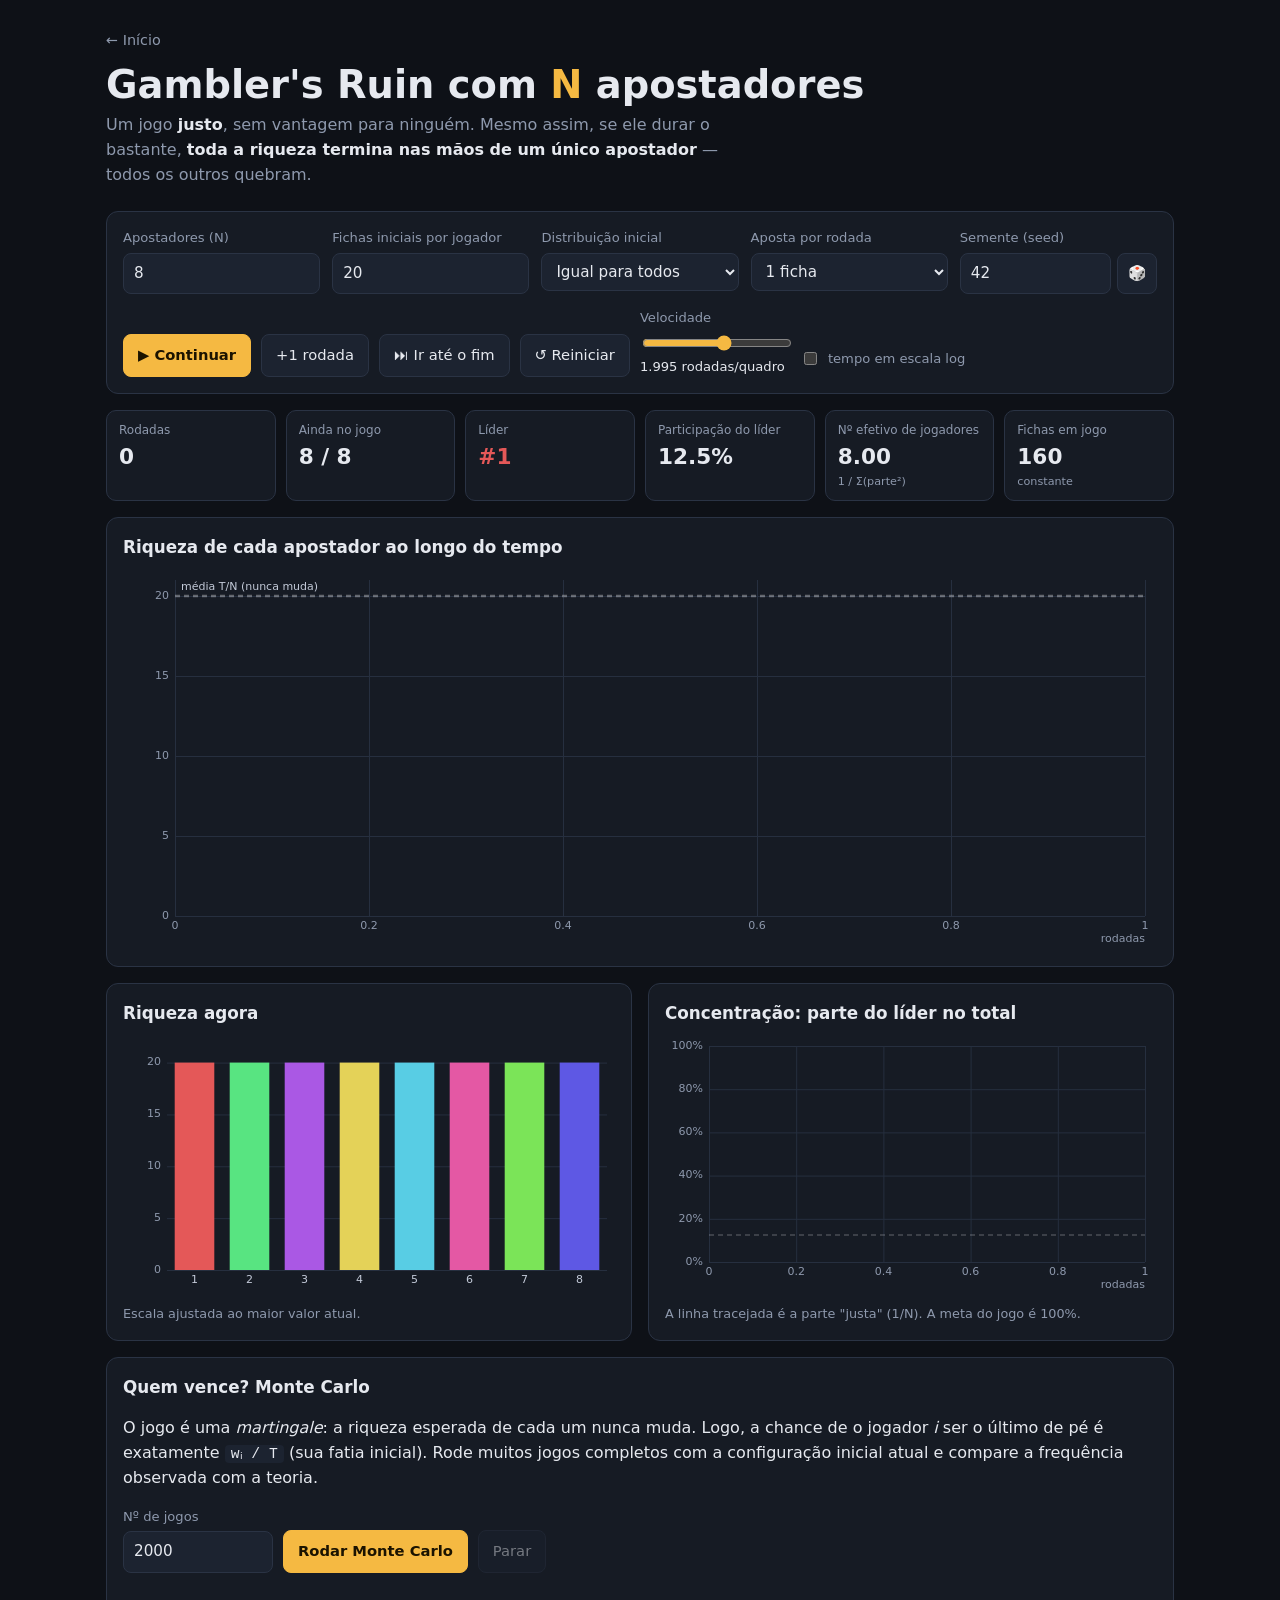
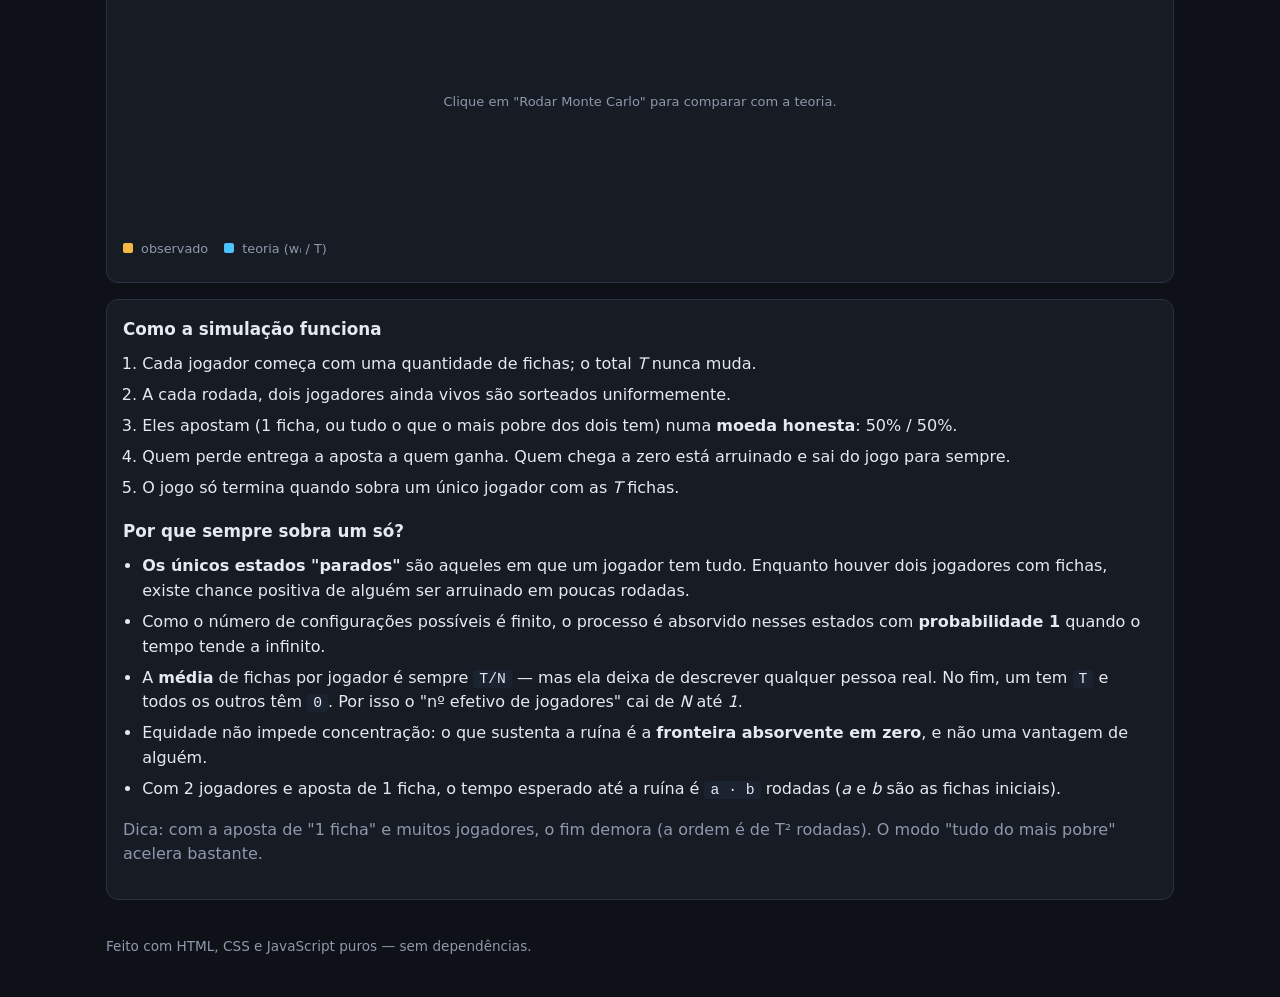
<file: GamblersRuin/index.html>
<!doctype html>
<html lang="pt-BR">
<head>
  <meta charset="utf-8">
  <meta name="viewport" content="width=device-width, initial-scale=1">
  <meta name="author" content="Lucas de Queiroz">
  <meta name="description" content="Simulação da ruína do apostador (gambler's ruin) com N apostadores: com o tempo, toda a riqueza acaba nas mãos de um só.">
  <title>Gambler's Ruin com N apostadores</title>
  <link rel="stylesheet" href="style.css">
</head>
<body>
  <header class="top">
    <div class="wrap">
      <a class="back" href="../index.html">&larr; Início</a>
      <h1>Gambler's Ruin com <span class="accent">N</span> apostadores</h1>
      <p class="lead">
        Um jogo <strong>justo</strong>, sem vantagem para ninguém. Mesmo assim, se ele durar o bastante,
        <strong>toda a riqueza termina nas mãos de um único apostador</strong> — todos os outros quebram.
      </p>
    </div>
  </header>

  <main class="wrap">

    <!-- ============ CONTROLES ============ -->
    <section class="panel" aria-label="Parâmetros">
      <div class="controls">
        <label>Apostadores (N)
          <input id="inN" type="number" min="2" max="100" value="8">
        </label>
        <label>Fichas iniciais por jogador
          <input id="inW" type="number" min="1" max="200" value="20">
        </label>
        <label>Distribuição inicial
          <select id="inInit">
            <option value="equal">Igual para todos</option>
            <option value="random">Aleatória (mesma soma)</option>
            <option value="ramp">Progressiva (1 : 2 : 3 …)</option>
          </select>
        </label>
        <label>Aposta por rodada
          <select id="inStake">
            <option value="unit">1 ficha</option>
            <option value="allin">Tudo do mais pobre dos dois</option>
          </select>
        </label>
        <label>Semente (seed)
          <span class="seedrow">
            <input id="inSeed" type="number" value="42">
            <button id="btnSeed" type="button" title="Sortear nova semente" aria-label="Sortear nova semente">🎲</button>
          </span>
        </label>
      </div>

      <div class="actions">
        <button id="btnPlay" class="primary" type="button">▶ Iniciar</button>
        <button id="btnStep" type="button">+1 rodada</button>
        <button id="btnEnd" type="button">⏭ Ir até o fim</button>
        <button id="btnReset" type="button">↺ Reiniciar</button>
        <label class="speed">Velocidade
          <input id="inSpeed" type="range" min="0" max="100" value="55">
          <output id="outSpeed"></output>
        </label>
        <label class="check"><input id="inLog" type="checkbox"> tempo em escala log</label>
      </div>
    </section>

    <!-- ============ ESTATÍSTICAS ============ -->
    <section class="stats" aria-live="polite">
      <div class="stat"><span class="k">Rodadas</span><span class="v" id="sSteps">0</span></div>
      <div class="stat"><span class="k">Ainda no jogo</span><span class="v" id="sAlive">–</span></div>
      <div class="stat"><span class="k">Líder</span><span class="v" id="sLeader">–</span></div>
      <div class="stat"><span class="k">Participação do líder</span><span class="v" id="sShare">–</span></div>
      <div class="stat"><span class="k">Nº efetivo de jogadores</span><span class="v" id="sNeff">–</span><span class="hint">1 / Σ(parte²)</span></div>
      <div class="stat"><span class="k">Fichas em jogo</span><span class="v" id="sTotal">–</span><span class="hint">constante</span></div>
    </section>

    <div id="banner" class="banner" hidden></div>

    <!-- ============ GRÁFICOS ============ -->
    <section class="panel">
      <h2>Riqueza de cada apostador ao longo do tempo</h2>
      <canvas id="cvWealth" class="chart tall" aria-label="Riqueza de cada apostador ao longo do tempo"></canvas>
    </section>

    <div class="two">
      <section class="panel">
        <h2>Riqueza agora</h2>
        <canvas id="cvBars" class="chart" aria-label="Riqueza atual de cada apostador"></canvas>
        <p class="note">Escala ajustada ao maior valor atual.</p>
      </section>
      <section class="panel">
        <h2>Concentração: parte do líder no total</h2>
        <canvas id="cvShare" class="chart" aria-label="Participação do líder ao longo do tempo"></canvas>
        <p class="note">A linha tracejada é a parte "justa" (1/N). A meta do jogo é 100%.</p>
      </section>
    </div>

    <!-- ============ MONTE CARLO ============ -->
    <section class="panel">
      <h2>Quem vence? Monte Carlo</h2>
      <p>
        O jogo é uma <em>martingale</em>: a riqueza esperada de cada um nunca muda. Logo, a chance de o jogador <em>i</em>
        ser o último de pé é exatamente <code>wᵢ / T</code> (sua fatia inicial). Rode muitos jogos completos com a
        configuração inicial atual e compare a frequência observada com a teoria.
      </p>
      <div class="actions">
        <label>Nº de jogos
          <input id="inRuns" type="number" min="10" max="200000" value="2000">
        </label>
        <button id="btnMC" class="primary" type="button">Rodar Monte Carlo</button>
        <button id="btnMCStop" type="button" disabled>Parar</button>
        <span id="mcProgress" class="muted"></span>
      </div>
      <canvas id="cvMC" class="chart" aria-label="Frequência de vitórias observada versus teórica"></canvas>
      <div class="legend">
        <span><i class="sw obs"></i> observado</span>
        <span><i class="sw theo"></i> teoria (wᵢ / T)</span>
      </div>
      <p id="mcSummary" class="note"></p>
    </section>

    <!-- ============ EXPLICAÇÃO ============ -->
    <section class="panel prose">
      <h2>Como a simulação funciona</h2>
      <ol>
        <li>Cada jogador começa com uma quantidade de fichas; o total <em>T</em> nunca muda.</li>
        <li>A cada rodada, dois jogadores ainda vivos são sorteados uniformemente.</li>
        <li>Eles apostam (1 ficha, ou tudo o que o mais pobre dos dois tem) numa <strong>moeda honesta</strong>: 50% / 50%.</li>
        <li>Quem perde entrega a aposta a quem ganha. Quem chega a zero está arruinado e sai do jogo para sempre.</li>
        <li>O jogo só termina quando sobra um único jogador com as <em>T</em> fichas.</li>
      </ol>

      <h2>Por que sempre sobra um só?</h2>
      <ul>
        <li><strong>Os únicos estados "parados"</strong> são aqueles em que um jogador tem tudo. Enquanto houver dois jogadores com fichas, existe chance positiva de alguém ser arruinado em poucas rodadas.</li>
        <li>Como o número de configurações possíveis é finito, o processo é absorvido nesses estados com <strong>probabilidade 1</strong> quando o tempo tende a infinito.</li>
        <li>A <strong>média</strong> de fichas por jogador é sempre <code>T/N</code> — mas ela deixa de descrever qualquer pessoa real. No fim, um tem <code>T</code> e todos os outros têm <code>0</code>. Por isso o "nº efetivo de jogadores" cai de <em>N</em> até <em>1</em>.</li>
        <li>Equidade não impede concentração: o que sustenta a ruína é a <strong>fronteira absorvente em zero</strong>, e não uma vantagem de alguém.</li>
        <li>Com 2 jogadores e aposta de 1 ficha, o tempo esperado até a ruína é <code>a · b</code> rodadas (<em>a</em> e <em>b</em> são as fichas iniciais).</li>
      </ul>
      <p class="muted">Dica: com a aposta de "1 ficha" e muitos jogadores, o fim demora (a ordem é de T² rodadas). O modo "tudo do mais pobre" acelera bastante.</p>
    </section>

  </main>

  <footer class="wrap foot">
    <span>Feito com HTML, CSS e JavaScript puros — sem dependências.</span>
  </footer>

  <script src="app.js"></script>
</body>
</html>
</file>
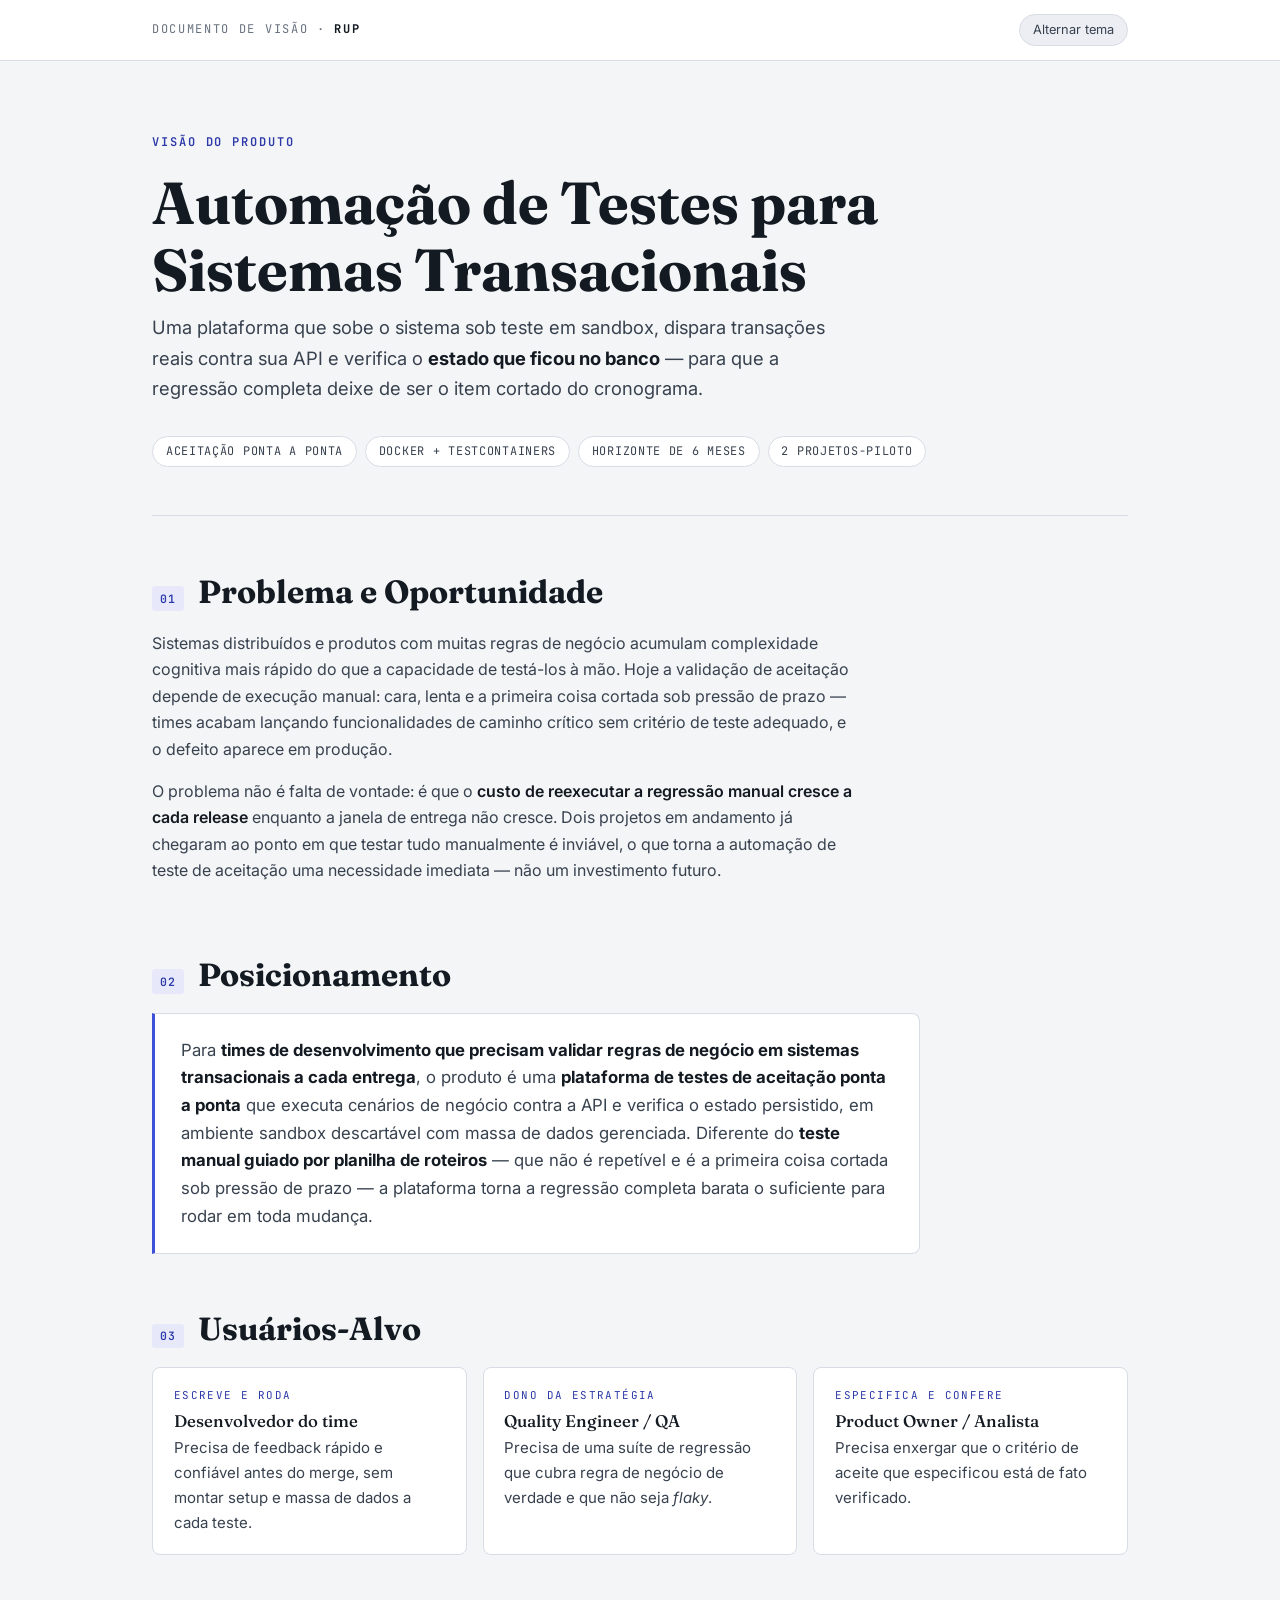
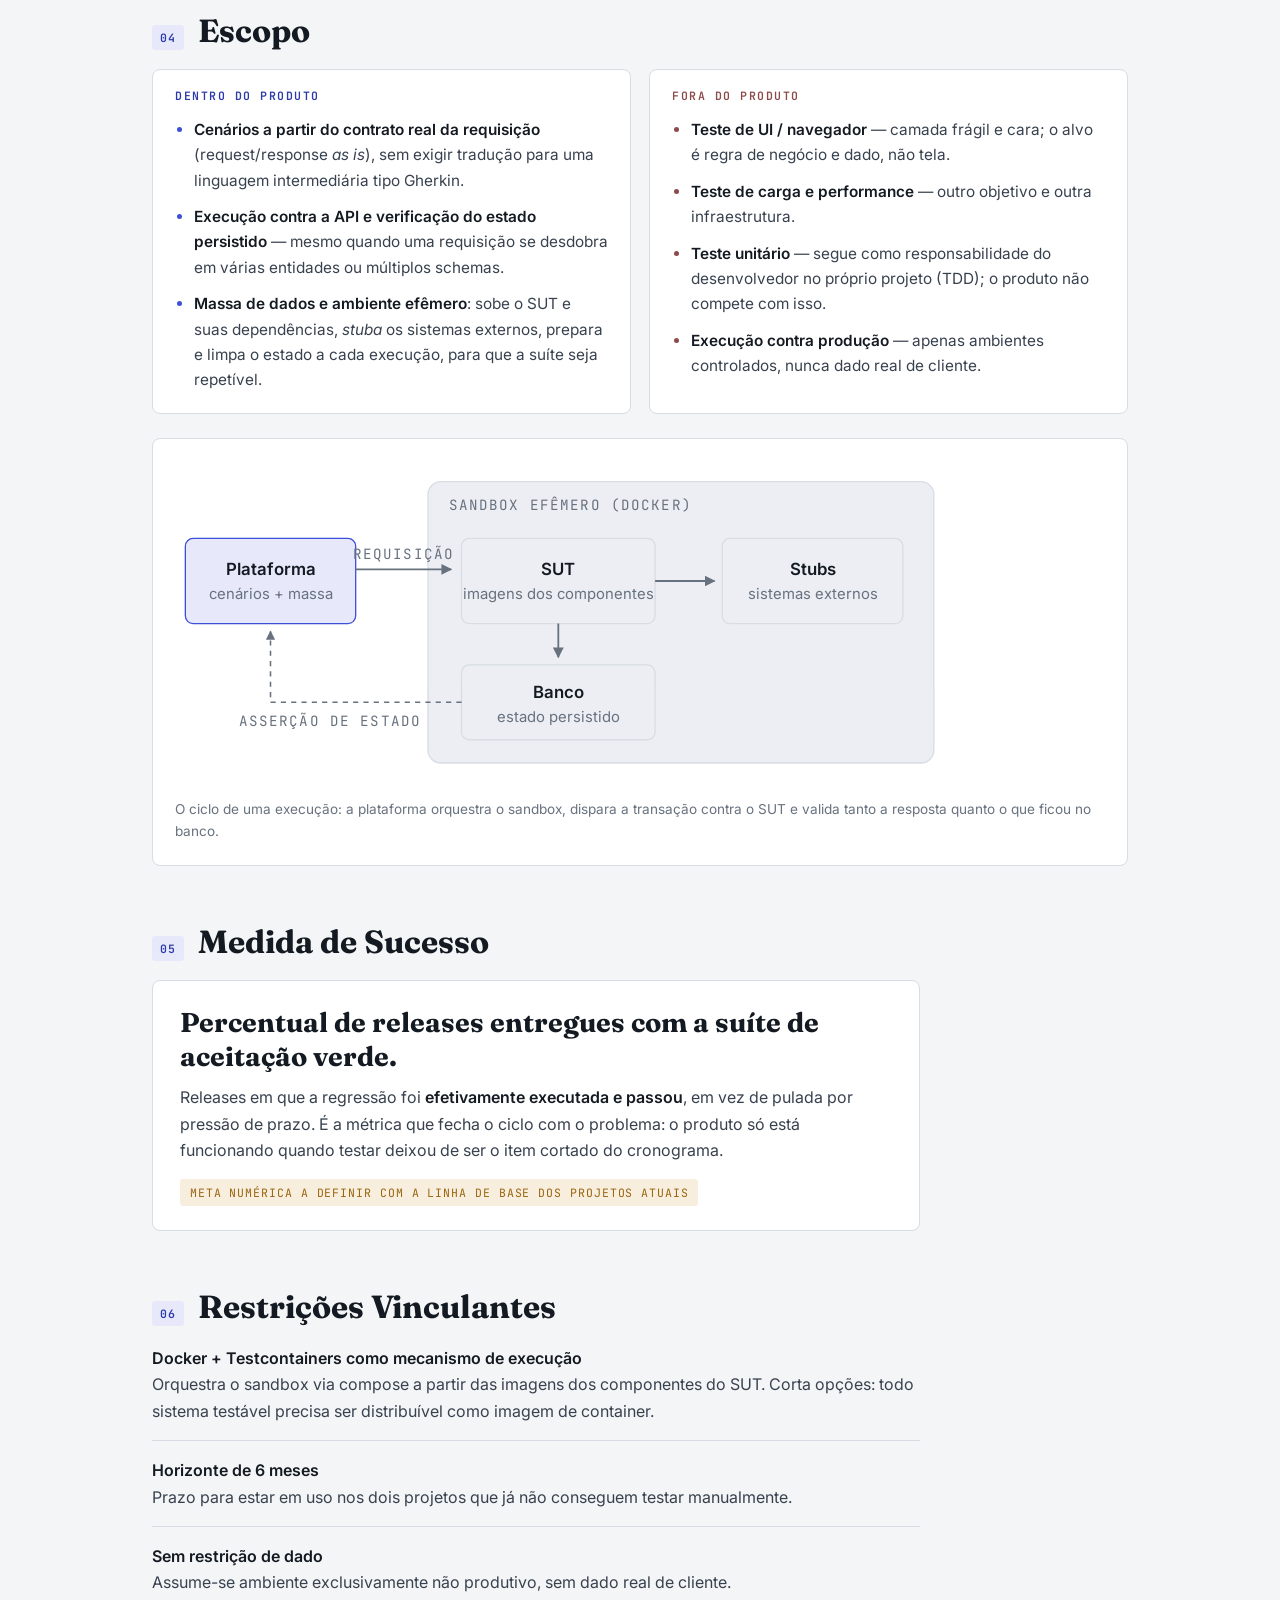
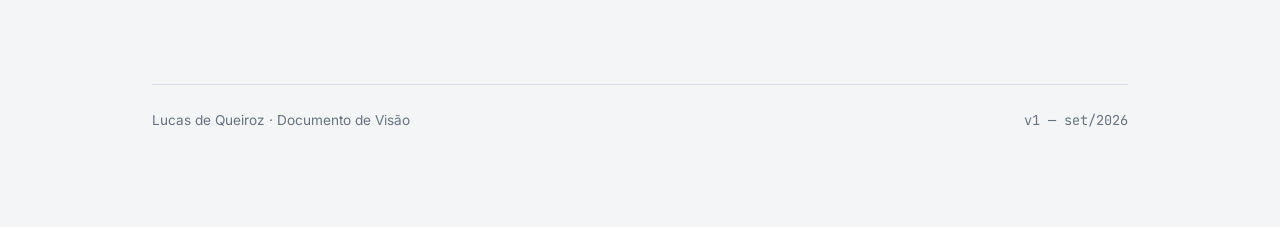
<file: visao-automacao-testes/index.html>
<!doctype html>
<html lang="pt-BR">
<head>
<meta charset="utf-8">
<meta name="viewport" content="width=device-width, initial-scale=1">
<meta name="author" content="Lucas de Queiroz">
<meta name="description" content="Documento de Visão — plataforma de automação de testes de aceitação para sistemas transacionais.">
<title>Visão do Produto — Automação de Testes para Sistemas Transacionais</title>
<link rel="preconnect" href="https://fonts.gstatic.com" crossorigin>
<link rel="stylesheet" href="https://fonts.googleapis.com/css2?family=Fraunces:opsz,wght@9..144,500;9..144,700&family=Inter:wght@400;500;600&family=JetBrains+Mono:wght@400;600&display=swap">
<style>
  :root{
    --ground:#F4F5F7; --surface:#FFFFFF; --surface-2:#ECEEF3;
    --ink:#141A22; --ink-soft:#38424F; --muted:#68727F; --line:#D8DCE4;
    --accent:#3E4FD8; --accent-ink:#2C39A8; --accent-wash:#E7E9FB;
    --warn:#9A6510; --warn-wash:#F7EEDE; --cut:#8C4B4B; --cut-wash:#F6E9E9;
  }
  @media (prefers-color-scheme: dark){
    :root:not([data-theme="light"]){
      --ground:#0E1116; --surface:#161B23; --surface-2:#1D242E;
      --ink:#E8ECF2; --ink-soft:#C3CBD6; --muted:#8B96A5; --line:#28303B;
      --accent:#8A97F5; --accent-ink:#AAB4FF; --accent-wash:#1B2140;
      --warn:#DCA84F; --warn-wash:#2A2314; --cut:#D39A9A; --cut-wash:#2B1B1B;
    }
  }
  :root[data-theme="dark"]{
    --ground:#0E1116; --surface:#161B23; --surface-2:#1D242E;
    --ink:#E8ECF2; --ink-soft:#C3CBD6; --muted:#8B96A5; --line:#28303B;
    --accent:#8A97F5; --accent-ink:#AAB4FF; --accent-wash:#1B2140;
    --warn:#DCA84F; --warn-wash:#2A2314; --cut:#D39A9A; --cut-wash:#2B1B1B;
  }
  *{box-sizing:border-box}
  body{margin:0;background:var(--ground);color:var(--ink);
    font-family:"Inter",system-ui,"Segoe UI",sans-serif;font-size:16px;line-height:1.65}
  .page{max-width:64rem;margin:0 auto;padding:0 1.5rem 6rem}
  h1,h2,h3{font-family:"Fraunces","Inter",serif;line-height:1.12;text-wrap:balance;margin:0}
  .mono{font-family:"JetBrains Mono",ui-monospace,monospace}
  a{color:var(--accent-ink)}

  /* topo */
  .topbar{border-bottom:1px solid var(--line);background:var(--surface)}
  .topbar .inner{max-width:64rem;margin:0 auto;padding:.85rem 1.5rem;
    display:flex;justify-content:space-between;align-items:center;gap:1rem}
  .brand{font-family:"JetBrains Mono",monospace;font-size:.75rem;letter-spacing:.14em;
    text-transform:uppercase;color:var(--muted)}
  .brand b{color:var(--ink)}
  .themetoggle{font:inherit;font-size:.8rem;cursor:pointer;color:var(--ink-soft);
    background:var(--surface-2);border:1px solid var(--line);border-radius:999px;padding:.3rem .8rem}

  /* hero */
  header.hero{padding:4.5rem 0 3rem;border-bottom:1px solid var(--line)}
  .kicker{font-family:"JetBrains Mono",monospace;font-size:.75rem;font-weight:600;
    letter-spacing:.16em;text-transform:uppercase;color:var(--accent-ink);margin:0 0 1.1rem}
  .hero h1{font-size:clamp(2.3rem,6vw,3.7rem);font-weight:700;margin-bottom:.6rem}
  .hero .sub{font-size:1.15rem;color:var(--ink-soft);max-width:44rem;margin:0 0 2rem}
  .hero .sub strong{color:var(--ink)}
  .facts{display:flex;flex-wrap:wrap;gap:.5rem}
  .fact{font-family:"JetBrains Mono",monospace;font-size:.74rem;letter-spacing:.06em;
    text-transform:uppercase;color:var(--ink-soft);background:var(--surface);
    border:1px solid var(--line);border-radius:999px;padding:.32rem .8rem}

  /* seções */
  section{padding-top:3.6rem}
  .sechead{display:flex;align-items:baseline;gap:.85rem;margin-bottom:1.2rem}
  .num{font-family:"JetBrains Mono",monospace;font-size:.72rem;font-weight:600;letter-spacing:.1em;
    color:var(--accent-ink);background:var(--accent-wash);border-radius:3px;padding:.18rem .5rem}
  .sechead h2{font-size:clamp(1.5rem,3.4vw,2rem);font-weight:700}
  section p{max-width:44rem;color:var(--ink-soft);margin:0 0 1rem}
  section p strong{color:var(--ink);font-weight:600}

  blockquote{margin:0;max-width:48rem;background:var(--surface);border:1px solid var(--line);
    border-left:3px solid var(--accent);border-radius:0 8px 8px 0;padding:1.4rem 1.6rem;
    font-size:1.05rem;color:var(--ink-soft)}
  blockquote strong{color:var(--ink)}

  .grid{display:grid;gap:1rem;grid-template-columns:repeat(auto-fit,minmax(15rem,1fr))}
  .card{background:var(--surface);border:1px solid var(--line);border-radius:8px;padding:1.15rem 1.3rem}
  .card .role{font-family:"JetBrains Mono",monospace;font-size:.68rem;letter-spacing:.13em;
    text-transform:uppercase;color:var(--accent-ink);display:block;margin-bottom:.45rem}
  .card h3{font-size:1.05rem;font-weight:500;margin-bottom:.35rem}
  .card p{font-size:.94rem;margin:0;color:var(--ink-soft)}

  .scope{display:grid;gap:1.1rem;grid-template-columns:repeat(auto-fit,minmax(19rem,1fr))}
  .panel{background:var(--surface);border:1px solid var(--line);border-radius:8px;padding:1.25rem 1.4rem}
  .panel h3{font-family:"JetBrains Mono",monospace;font-size:.72rem;font-weight:600;letter-spacing:.13em;
    text-transform:uppercase;margin-bottom:.9rem}
  .panel.in h3{color:var(--accent-ink)}
  .panel.out h3{color:var(--cut)}
  .panel ul{margin:0;padding-left:1.15rem}
  .panel li{margin-bottom:.7rem;color:var(--ink-soft);font-size:.96rem;max-width:34rem}
  .panel li:last-child{margin-bottom:0}
  .panel li strong{color:var(--ink);font-weight:600}
  .panel.in li::marker{color:var(--accent)}
  .panel.out li::marker{color:var(--cut)}

  .metric{background:var(--surface);border:1px solid var(--line);border-radius:8px;
    padding:1.5rem 1.7rem;max-width:48rem}
  .metric .big{font-family:"Fraunces",serif;font-size:clamp(1.3rem,3vw,1.7rem);font-weight:700;
    line-height:1.25;margin:0 0 .7rem;color:var(--ink)}
  .metric p{margin:0}
  .pending{display:inline-block;margin-top:1rem;font-family:"JetBrains Mono",monospace;font-size:.72rem;
    letter-spacing:.08em;text-transform:uppercase;color:var(--warn);background:var(--warn-wash);
    border-radius:3px;padding:.25rem .6rem}

  ul.constraints{list-style:none;padding:0;margin:0;max-width:48rem}
  ul.constraints li{border-top:1px solid var(--line);padding:1rem 0;color:var(--ink-soft)}
  ul.constraints li:first-child{border-top:none;padding-top:0}
  ul.constraints b{display:block;color:var(--ink);font-weight:600;font-family:"Inter",sans-serif}

  figure.diagram{margin:1.5rem 0 0;background:var(--surface);border:1px solid var(--line);
    border-radius:8px;padding:1.4rem;overflow-x:auto}
  figure.diagram svg{display:block;min-width:34rem;width:100%;height:auto}
  figcaption{font-size:.85rem;color:var(--muted);margin-top:.9rem}
  .d-label{font-family:"JetBrains Mono",monospace;font-size:11px;fill:var(--muted);letter-spacing:.08em;text-transform:uppercase}
  .d-title{font-family:"Inter",sans-serif;font-size:13px;font-weight:600;fill:var(--ink)}
  .d-sub{font-family:"Inter",sans-serif;font-size:11.5px;fill:var(--muted)}
  .d-box{fill:var(--surface-2);stroke:var(--line)}
  .d-box-accent{fill:var(--accent-wash);stroke:var(--accent)}
  .d-line{stroke:var(--muted);stroke-width:1.4;fill:none}
  .d-dash{stroke:var(--muted);stroke-width:1.2;stroke-dasharray:4 4;fill:none}

  footer{margin-top:4.5rem;padding-top:1.5rem;border-top:1px solid var(--line);
    color:var(--muted);font-size:.85rem;display:flex;justify-content:space-between;flex-wrap:wrap;gap:.6rem}
</style>
</head>
<body>

<div class="topbar"><div class="inner">
  <span class="brand">Documento de Visão · <b>RUP</b></span>
  <button class="themetoggle" id="tt" type="button">Alternar tema</button>
</div></div>

<div class="page">

  <header class="hero">
    <p class="kicker">Visão do Produto</p>
    <h1>Automação de Testes para Sistemas Transacionais</h1>
    <p class="sub">Uma plataforma que sobe o sistema sob teste em sandbox, dispara transações reais contra sua API e verifica o <strong>estado que ficou no banco</strong> — para que a regressão completa deixe de ser o item cortado do cronograma.</p>
    <div class="facts">
      <span class="fact">Aceitação ponta a ponta</span>
      <span class="fact">Docker + Testcontainers</span>
      <span class="fact">Horizonte de 6 meses</span>
      <span class="fact">2 projetos-piloto</span>
    </div>
  </header>

  <section>
    <div class="sechead"><span class="num">01</span><h2>Problema e Oportunidade</h2></div>
    <p>Sistemas distribuídos e produtos com muitas regras de negócio acumulam complexidade cognitiva mais rápido do que a capacidade de testá-los à mão. Hoje a validação de aceitação depende de execução manual: cara, lenta e a primeira coisa cortada sob pressão de prazo — times acabam lançando funcionalidades de caminho crítico sem critério de teste adequado, e o defeito aparece em produção.</p>
    <p>O problema não é falta de vontade: é que o <strong>custo de reexecutar a regressão manual cresce a cada release</strong> enquanto a janela de entrega não cresce. Dois projetos em andamento já chegaram ao ponto em que testar tudo manualmente é inviável, o que torna a automação de teste de aceitação uma necessidade imediata — não um investimento futuro.</p>
  </section>

  <section>
    <div class="sechead"><span class="num">02</span><h2>Posicionamento</h2></div>
    <blockquote>
      Para <strong>times de desenvolvimento que precisam validar regras de negócio em sistemas transacionais a cada entrega</strong>, o produto é uma <strong>plataforma de testes de aceitação ponta a ponta</strong> que executa cenários de negócio contra a API e verifica o estado persistido, em ambiente sandbox descartável com massa de dados gerenciada. Diferente do <strong>teste manual guiado por planilha de roteiros</strong> — que não é repetível e é a primeira coisa cortada sob pressão de prazo — a plataforma torna a regressão completa barata o suficiente para rodar em toda mudança.
    </blockquote>
  </section>

  <section>
    <div class="sechead"><span class="num">03</span><h2>Usuários-Alvo</h2></div>
    <div class="grid">
      <div class="card"><span class="role">Escreve e roda</span><h3>Desenvolvedor do time</h3><p>Precisa de feedback rápido e confiável antes do merge, sem montar setup e massa de dados a cada teste.</p></div>
      <div class="card"><span class="role">Dono da estratégia</span><h3>Quality Engineer / QA</h3><p>Precisa de uma suíte de regressão que cubra regra de negócio de verdade e que não seja <em>flaky</em>.</p></div>
      <div class="card"><span class="role">Especifica e confere</span><h3>Product Owner / Analista</h3><p>Precisa enxergar que o critério de aceite que especificou está de fato verificado.</p></div>
    </div>
  </section>

  <section>
    <div class="sechead"><span class="num">04</span><h2>Escopo</h2></div>
    <div class="scope">
      <div class="panel in">
        <h3>Dentro do produto</h3>
        <ul>
          <li><strong>Cenários a partir do contrato real da requisição</strong> (request/response <em>as is</em>), sem exigir tradução para uma linguagem intermediária tipo Gherkin.</li>
          <li><strong>Execução contra a API e verificação do estado persistido</strong> — mesmo quando uma requisição se desdobra em várias entidades ou múltiplos schemas.</li>
          <li><strong>Massa de dados e ambiente efêmero</strong>: sobe o SUT e suas dependências, <em>stuba</em> os sistemas externos, prepara e limpa o estado a cada execução, para que a suíte seja repetível.</li>
        </ul>
      </div>
      <div class="panel out">
        <h3>Fora do produto</h3>
        <ul>
          <li><strong>Teste de UI / navegador</strong> — camada frágil e cara; o alvo é regra de negócio e dado, não tela.</li>
          <li><strong>Teste de carga e performance</strong> — outro objetivo e outra infraestrutura.</li>
          <li><strong>Teste unitário</strong> — segue como responsabilidade do desenvolvedor no próprio projeto (TDD); o produto não compete com isso.</li>
          <li><strong>Execução contra produção</strong> — apenas ambientes controlados, nunca dado real de cliente.</li>
        </ul>
      </div>
    </div>

    <figure class="diagram">
      <svg viewBox="0 0 720 250" role="img" aria-label="Diagrama: a plataforma monta um sandbox com o SUT e stubs, dispara requisições e verifica o estado persistido no banco.">
        <rect x="8" y="60" width="132" height="66" rx="6" class="d-box-accent"/>
        <text x="74" y="88" text-anchor="middle" class="d-title">Plataforma</text>
        <text x="74" y="107" text-anchor="middle" class="d-sub">cenários + massa</text>

        <rect x="196" y="16" width="392" height="218" rx="10" class="d-box" fill="none"/>
        <text x="212" y="38" class="d-label">Sandbox efêmero (Docker)</text>

        <rect x="222" y="60" width="150" height="66" rx="6" class="d-box"/>
        <text x="297" y="88" text-anchor="middle" class="d-title">SUT</text>
        <text x="297" y="107" text-anchor="middle" class="d-sub">imagens dos componentes</text>

        <rect x="424" y="60" width="140" height="66" rx="6" class="d-box"/>
        <text x="494" y="88" text-anchor="middle" class="d-title">Stubs</text>
        <text x="494" y="107" text-anchor="middle" class="d-sub">sistemas externos</text>

        <rect x="222" y="158" width="150" height="58" rx="6" class="d-box"/>
        <text x="297" y="184" text-anchor="middle" class="d-title">Banco</text>
        <text x="297" y="202" text-anchor="middle" class="d-sub">estado persistido</text>

        <path d="M140 84 H 214" class="d-line" marker-end="url(#a)"/>
        <text x="177" y="76" text-anchor="middle" class="d-label">requisição</text>
        <path d="M372 93 H 418" class="d-line" marker-end="url(#a)"/>
        <path d="M297 126 V 152" class="d-line" marker-end="url(#a)"/>
        <path d="M222 187 H 74 V 132" class="d-dash" marker-end="url(#a)"/>
        <text x="120" y="205" text-anchor="middle" class="d-label">asserção de estado</text>

        <defs><marker id="a" viewBox="0 0 10 10" refX="9" refY="5" markerWidth="6" markerHeight="6" orient="auto-start-reverse">
          <path d="M0 0 L10 5 L0 10 z" fill="currentColor" style="color:var(--muted)"/></marker></defs>
      </svg>
      <figcaption>O ciclo de uma execução: a plataforma orquestra o sandbox, dispara a transação contra o SUT e valida tanto a resposta quanto o que ficou no banco.</figcaption>
    </figure>
  </section>

  <section>
    <div class="sechead"><span class="num">05</span><h2>Medida de Sucesso</h2></div>
    <div class="metric">
      <p class="big">Percentual de releases entregues com a suíte de aceitação verde.</p>
      <p>Releases em que a regressão foi <strong>efetivamente executada e passou</strong>, em vez de pulada por pressão de prazo. É a métrica que fecha o ciclo com o problema: o produto só está funcionando quando testar deixou de ser o item cortado do cronograma.</p>
      <span class="pending">Meta numérica a definir com a linha de base dos projetos atuais</span>
    </div>
  </section>

  <section>
    <div class="sechead"><span class="num">06</span><h2>Restrições Vinculantes</h2></div>
    <ul class="constraints">
      <li><b>Docker + Testcontainers como mecanismo de execução</b>Orquestra o sandbox via compose a partir das imagens dos componentes do SUT. Corta opções: todo sistema testável precisa ser distribuível como imagem de container.</li>
      <li><b>Horizonte de 6 meses</b>Prazo para estar em uso nos dois projetos que já não conseguem testar manualmente.</li>
      <li><b>Sem restrição de dado</b>Assume-se ambiente exclusivamente não produtivo, sem dado real de cliente.</li>
    </ul>
  </section>

  <footer>
    <span>Lucas de Queiroz · Documento de Visão</span>
    <span class="mono">v1 — set/2026</span>
  </footer>
</div>

<script>
  (function(){
    var b=document.getElementById('tt');
    b.addEventListener('click',function(){
      var cur=document.documentElement.getAttribute('data-theme');
      if(!cur){cur=window.matchMedia('(prefers-color-scheme: dark)').matches?'dark':'light';}
      document.documentElement.setAttribute('data-theme',cur==='dark'?'light':'dark');
    });
  })();
</script>
</body>
</html>
</file>
<file: GamblersRuin/style.css>
:root {
  --bg: #0e1117;
  --panel: #161b24;
  --panel-2: #1c2330;
  --line: #2a3344;
  --text: #e6e9ef;
  --muted: #8e99ad;
  --accent: #f5b942;
  --accent-2: #4cc2ff;
  --danger: #ff6b6b;
}
* { box-sizing: border-box; }
html { color-scheme: dark; }
body {
  margin: 0;
  background: var(--bg);
  color: var(--text);
  font: 16px/1.55 system-ui, -apple-system, "Segoe UI", Roboto, sans-serif;
}
.wrap { max-width: 1100px; margin: 0 auto; padding: 0 16px; }
.top { padding: 28px 0 8px; }
.back { color: var(--muted); text-decoration: none; font-size: .9rem; }
.back:hover { color: var(--text); }
h1 { margin: 10px 0 6px; font-size: clamp(1.6rem, 4vw, 2.4rem); line-height: 1.15; }
h2 { margin: 0 0 10px; font-size: 1.05rem; }
.accent { color: var(--accent); }
.lead { margin: 0; max-width: 62ch; color: var(--muted); }
.lead strong { color: var(--text); }
.muted { color: var(--muted); }
code { background: var(--panel-2); padding: 1px 6px; border-radius: 4px; font-size: .92em; }

.panel {
  background: var(--panel);
  border: 1px solid var(--line);
  border-radius: 12px;
  padding: 16px;
  margin: 16px 0;
}
.two { display: grid; grid-template-columns: 1fr 1fr; gap: 16px; }
.two .panel { margin: 0; }
.two { margin: 16px 0; }

.controls { display: grid; grid-template-columns: repeat(auto-fit, minmax(190px, 1fr)); gap: 12px; }
label { display: flex; flex-direction: column; gap: 4px; font-size: .82rem; color: var(--muted); }
input[type=number], select {
  background: var(--panel-2); color: var(--text);
  border: 1px solid var(--line); border-radius: 8px;
  padding: 8px 10px; font: inherit; font-size: .95rem; width: 100%;
}
input:focus-visible, select:focus-visible, button:focus-visible { outline: 2px solid var(--accent-2); outline-offset: 2px; }
.seedrow { display: flex; gap: 6px; }
.seedrow button { padding: 0 10px; }

.actions { display: flex; flex-wrap: wrap; gap: 10px; align-items: flex-end; margin-top: 14px; }
.actions label { min-width: 150px; }
button {
  background: var(--panel-2); color: var(--text);
  border: 1px solid var(--line); border-radius: 8px;
  padding: 9px 14px; font: inherit; font-size: .92rem; cursor: pointer;
}
button:hover:not(:disabled) { border-color: var(--muted); }
button:disabled { opacity: .45; cursor: not-allowed; }
button.primary { background: var(--accent); color: #1b1300; border-color: var(--accent); font-weight: 600; }
.speed { flex-direction: column; min-width: 180px; }
.speed input { width: 100%; accent-color: var(--accent); }
.speed output { color: var(--text); font-variant-numeric: tabular-nums; }
.check { flex-direction: row; align-items: center; gap: 8px; padding-bottom: 8px; }

.stats { display: grid; grid-template-columns: repeat(auto-fit, minmax(150px, 1fr)); gap: 10px; }
.stat {
  background: var(--panel); border: 1px solid var(--line); border-radius: 10px;
  padding: 10px 12px; display: flex; flex-direction: column;
}
.stat .k { font-size: .75rem; color: var(--muted); }
.stat .v { font-size: 1.35rem; font-weight: 650; font-variant-numeric: tabular-nums; }
.stat .hint { font-size: .7rem; color: var(--muted); }

.banner {
  margin: 16px 0 0; padding: 14px 16px; border-radius: 10px;
  background: rgba(245,185,66,.12); border: 1px solid var(--accent);
}

.chart { display: block; width: 100%; height: 260px; }
.chart.tall { height: 380px; }
.note { margin: 8px 0 0; font-size: .8rem; color: var(--muted); }
.legend { display: flex; gap: 16px; font-size: .8rem; color: var(--muted); margin-top: 6px; }
.sw { display: inline-block; width: 10px; height: 10px; border-radius: 2px; margin-right: 4px; }
.sw.obs { background: var(--accent); }
.sw.theo { background: var(--accent-2); }

.prose ul, .prose ol { padding-left: 1.2em; margin: 0 0 14px; }
.prose li { margin: 6px 0; }
.prose h2:not(:first-child) { margin-top: 18px; }

.foot { padding: 20px 16px 40px; color: var(--muted); font-size: .85rem; }

@media (max-width: 760px) {
  .two { grid-template-columns: 1fr; }
  .chart.tall { height: 300px; }
}
</file>
